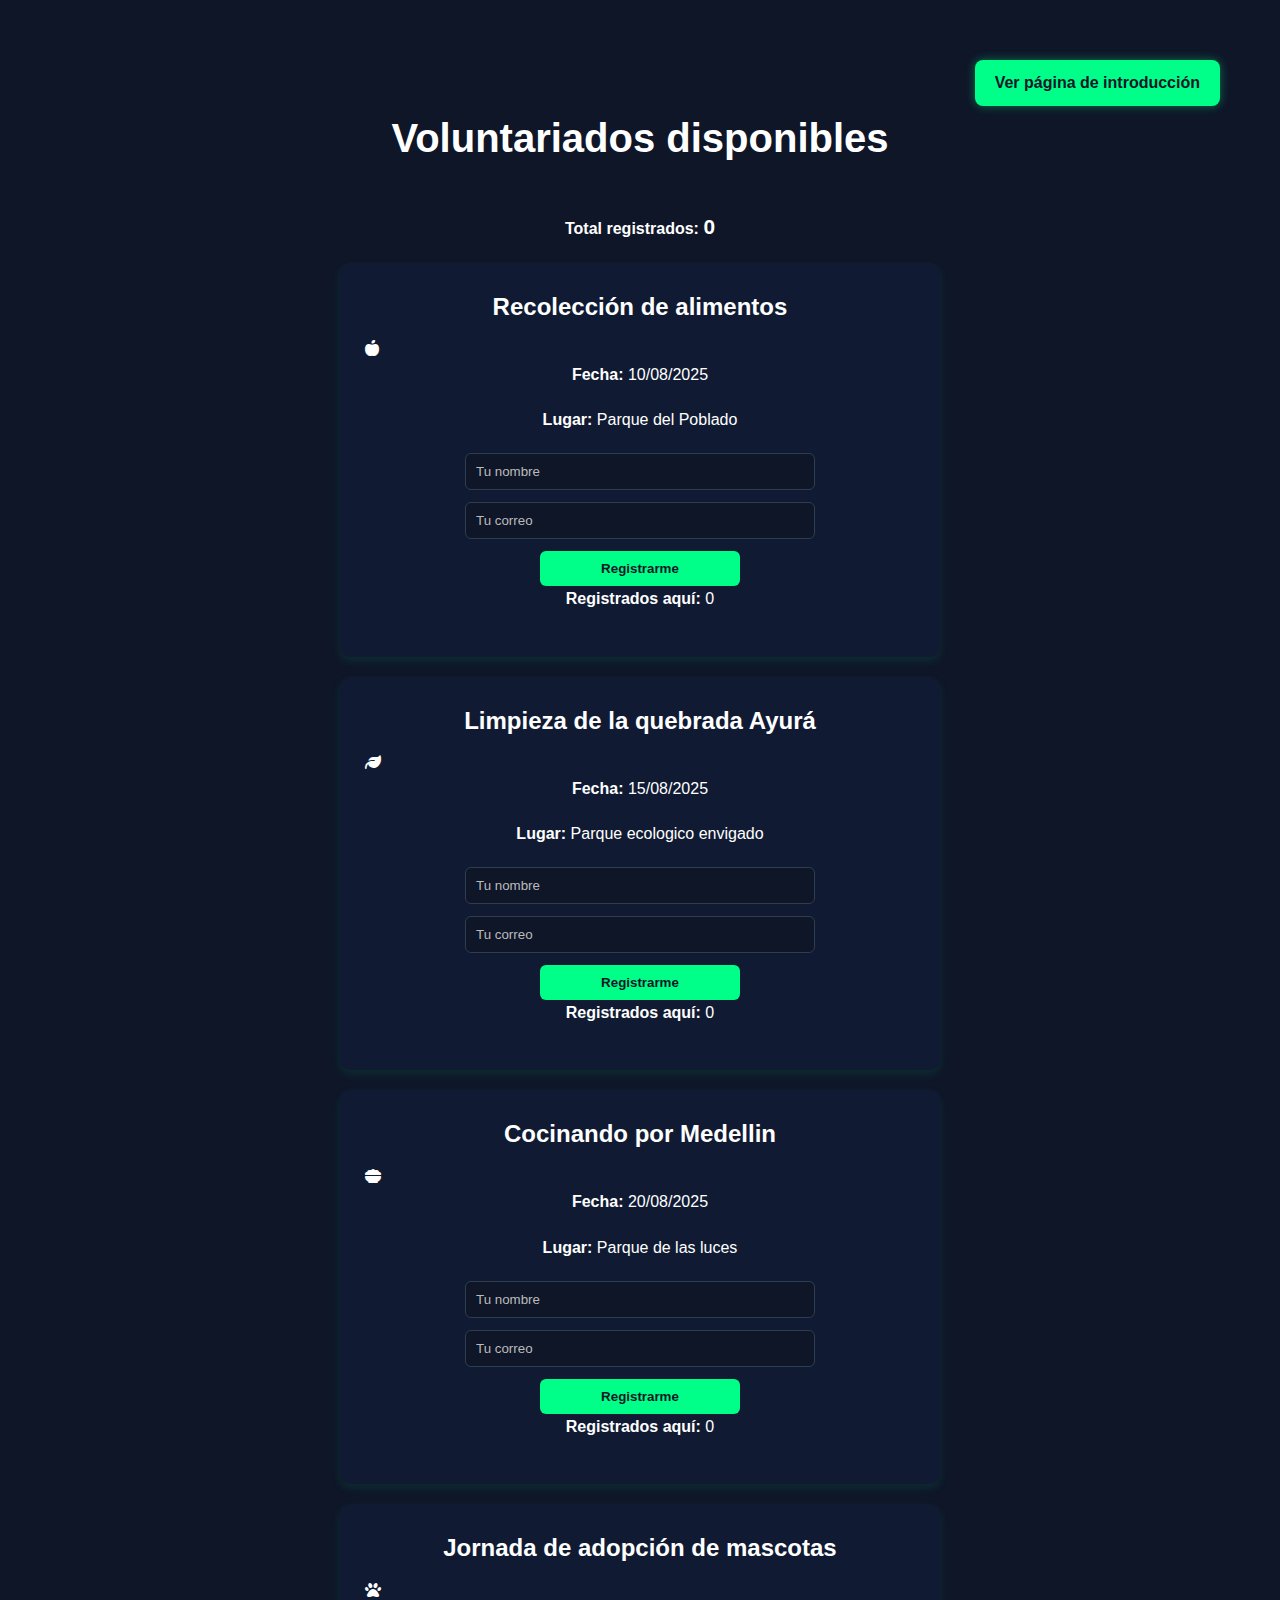
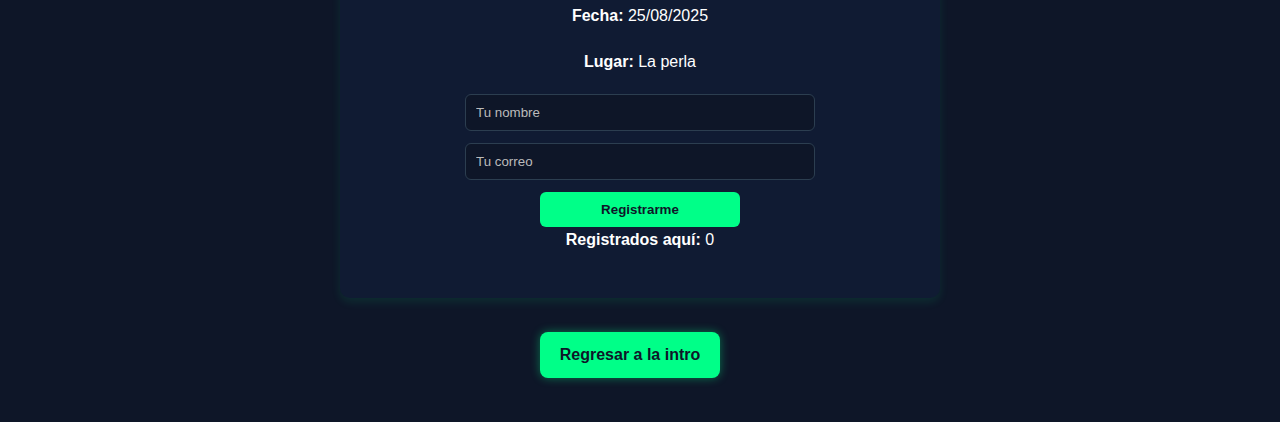
<file: index.html>
<!DOCTYPE html>
<html lang="es">
<head>
  <!-- Metadatos -->
  <meta charset="UTF-8">
  <meta name="viewport" content="width=device-width, initial-scale=1.0">

  <!-- Iconos -->
  <link rel="stylesheet" href="https://cdnjs.cloudflare.com/ajax/libs/font-awesome/6.4.0/css/all.min.css">

  <!-- Título -->
  <title>Voluntariados</title>

    <!-- Css-->
    <link rel="stylesheet" href="style.css">
    <!--iconos-->
    <link rel="stylesheet" href="https://cdnjs.cloudflare.com/ajax/libs/font-awesome/6.5.0/css/all.min.css">

</head>
<body>

  <!-- Encabezado -->
  <div class="encabezado">
    <a class="btn-intro" href="#" onclick="irAIntro(); return false;">Ver página de introducción</a>
    <h1>Voluntariados disponibles</h1>
  </div>

  <!-- Contador total -->
  <p><strong>Total registrados:</strong> <span id="totalCount">0</span></p>

    <!--
      Voluntariado 1:
      Creamos un formulario con onsubmit con event que permite realizar el registro.
      Ademas añadimos un contador en la ultima linea para llevar registro de cantidad de personas
    -->
  <div class="grid-voluntariados">
  


    <div class="voluntariado">
        <h2>Recolección de alimentos</h2>
        <i class="fa-solid fa-apple-whole"></i>
        <p><strong>Fecha:</strong> 10/08/2025</p>
        <p><strong>Lugar:</strong> Parque del Poblado</p>

        <!-- Formulario donde requqrimos nombre y correo para registro -->
        <form onsubmit="registrar(event, 'Recolección de alimentos')">
            <input type="text" name="nombre" placeholder="Tu nombre" required>
            <input type="email" name="email" placeholder="Tu correo" required>
            <button type="submit">Registrarme</button>
        </form>

        <!-- El contador de este voluntariado-->
        <p><strong>Registrados aquí:</strong> <span class="count">0</span></p>
    </div>

    <!-- Voluntariado 2 (replicamos el mismo codigo de arriba por todos los voluntariado)-->
    <div class="voluntariado">
        <h2>Limpieza de la quebrada Ayurá</h2>
        <i class="fa-solid fa-leaf"></i>
        <p><strong>Fecha:</strong> 15/08/2025</p>
        <p><strong>Lugar:</strong> Parque ecologico envigado</p>

        <form onsubmit="registrar(event, 'Limpieza')">
            <input type="text" name="nombre" placeholder="Tu nombre" required>
            <input type="email" name="email" placeholder="Tu correo" required>
            <button type="submit">Registrarme</button>
        </form>

        <p><strong>Registrados aquí:</strong> <span class="count">0</span></p>
    </div>
  

    <!-- Voluntariado 3 -->
    <div class="voluntariado">
        <h2>Cocinando por Medellin</h2>
        <i class="fa-solid fa-bowl-food"></i>
        <p><strong>Fecha:</strong> 20/08/2025</p>
        <p><strong>Lugar:</strong> Parque de las luces</p>

        <form onsubmit="registrar(event, 'Limpieza')">
            <input type="text" name="nombre" placeholder="Tu nombre" required>
            <input type="email" name="email" placeholder="Tu correo" required>
            <button type="submit">Registrarme</button>
        </form>

    <p><strong>Registrados aquí:</strong> <span class="count" id="eventoCount">0</span></p>
  </div>

    <!-- Voluntariado 4 -->
    <div class="voluntariado">
        <h2>Jornada de adopción de mascotas</h2>
        <i class="fa-solid fa-paw"></i>
        <p><strong>Fecha:</strong> 25/08/2025</p>
        <p><strong>Lugar:</strong> La perla</p>

        <form onsubmit="registrar(event, 'Jornada de adopción de mascotas')">
            <input type="text" name="nombre" placeholder="Tu nombre" required>
            <input type="email" name="email" placeholder="Tu correo" required>
            <button type="submit">Registrarme</button>
        </form>

        <p><strong>Registrados aquí:</strong> <span class="count">0</span></p>
    </div>
  </div>
    <p style="text-align:center; margin:24px 0;">
        <a class="btn-intro" href="#" onclick="irAIntro(); return false;">Regresar a la intro</a>
    </p>

    <!-- Buena practica cargar el js al final -->
    <script src="index.js"></script>
</body>
</html>
</file>
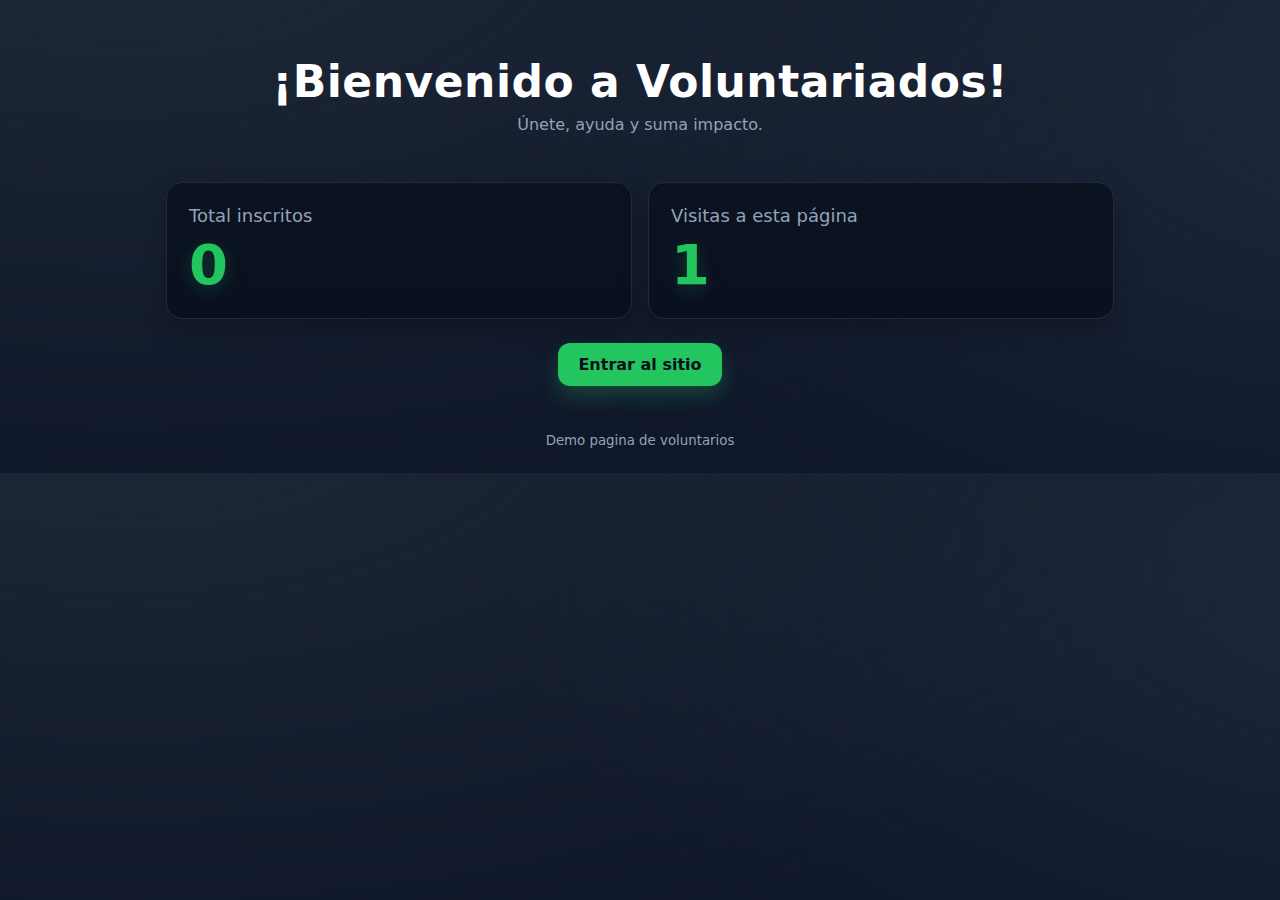
<file: intro.html>
<!DOCTYPE html>
<html lang="es">
<head>
  <meta charset="UTF-8" />
  <meta name="viewport" content="width=device-width, initial-scale=1.0"/>
  <title>Bienvenido | Voluntariados</title>
  <link rel="stylesheet" href="intro.css" />
</head>
<body>
  <!-- Hero / portada -->
  <header class="hero">
    <h1>¡Bienvenido a Voluntariados!</h1>
    <p>Únete, ayuda y suma impacto.</p>
  </header>

  <!-- Tarjetas de métricas -->
  <section class="metrics">
    <div class="card">
      <h2>Total inscritos</h2>
      <!-- Se rellena con el valor de ?reg= -->
      <div id="regCount" class="value">0</div>
    </div>

    <div class="card">
      <h2>Visitas a esta página</h2>
      <!-- Aumenta 1 cada vez que se abre intro.html -->
      <div id="visitCount" class="value">0</div>
    </div>
  </section>

  <!-- Botón para ir al sitio principal -->
  <div class="actions">
    <a id="goSite" class="btn" href="index.html">Entrar al sitio</a>
  </div>

  <footer class="foot">
    <small>Demo pagina de voluntarios</small>
  </footer>

  <script src="intro.js"></script>
</body>
</html>
</file>
<file: style.css>
* {
  margin: 0;
  padding: 0;
  box-sizing: border-box;
}


body {
  font-family: 'Segoe UI', Arial, sans-serif;
  line-height: 1.6;
  background-color: #0e1628;
  color: #ffffff;
  padding: 20px;
}


.encabezado {
  display: flex;
  flex-direction: column;
  align-items: center;
  text-align: center;

  padding: 30px 20px;
  background-color: #0e1628;
  color: white;
}

.encabezado h1 {
  font-size: 2.5em;
  margin-bottom: 10px;
}

.encabezado p {
  margin: 5px 0;
  font-size: 1.1em;
}

#totalCount {
  font-weight: bold;
  font-size: 1.3rem;
}


.btn-intro, .boton-regresar a {
  background-color: #00ff88;
  color: #0e1628;
  font-weight: bold;
  padding: 10px 20px;
  border-radius: 8px;
  text-decoration: none;
  box-shadow: 0 0 10px rgba(0, 255, 135, 0.4);
  transition: background-color 0.3s ease, box-shadow 0.3s ease;
  display: inline-block;
}

.btn-intro {
  align-self: flex-end;
  margin: 10px 20px 0 0;
}

.btn-intro:hover,
.boton-regresar a:hover {
  background-color: #00cc6a;
  box-shadow: 0 0 12px #00ff88;
}


h1, h2, h3 {
  color: #ffffff;
  margin-bottom: 10px;
}


p {
  text-align: center;
  margin-bottom: 20px;
}


.voluntariado {
  background-color: #101b33;
  padding: 25px;
  margin: 20px auto;
  border-radius: 10px;
  width: 90%;
  max-width: 600px;
  box-shadow: 0 4px 10px rgba(0, 255, 135, 0.1);
  transition: transform 0.2s, box-shadow 0.2s;
}

.voluntariado:hover {
  transform: translateY(-4px);
  box-shadow: 0 8px 16px rgba(0, 255, 135, 0.25);
}

.voluntariado h2 {
  margin-top: 0;
  text-align: center;
}


form {
  display: flex;
  flex-direction: column;
  align-items: center;
  gap: 12px;
  margin-top: 15px;
}

input[type="text"],
input[type="email"] {
  width: 100%;
  max-width: 350px;
  padding: 10px;
  border: 1px solid #2c3e50;
  border-radius: 6px;
  background-color: #0e1628;
  color: #fff;
  outline: none;
}

input::placeholder {
  color: #bbb;
}

button[type="submit"] {
  background-color: #00ff88;
  color: #0e1628;
  border: none;
  border-radius: 6px;
  padding: 10px 20px;
  font-weight: bold;
  cursor: pointer;
  width: 100%;
  max-width: 200px;
  transition: background-color 0.3s ease, box-shadow 0.3s ease;
}

button[type="submit"]:hover {
  background-color: #00cc6a;
  box-shadow: 0 0 12px #00ff88;
}


select#selectorEvento {
  width: 100%;
  max-width: 350px;
  padding: 10px;
  border: 1px solid #2c3e50;
  border-radius: 6px;
  background-color: #0e1628;
  color: #fff;
  outline: none;
  appearance: none;
}


input[type="text"]:focus,
input[type="email"]:focus,
select#selectorEvento:focus {
  border-color: #00ff88;
  box-shadow: 0 0 0 3px rgba(0, 255, 135, 0.2);
}


.voluntariado-tipos {
  background-color: #0e1628;
  padding: 30px;
  border-radius: 12px;
  margin: 40px auto;
  max-width: 1200px;
}

.card-container {
  display: grid;
  grid-template-columns: repeat(auto-fit, minmax(220px, 1fr));
  gap: 20px;
}

.card {
  background-color: #1e2b44;
  color: #fff;
  border-radius: 12px;
  padding: 20px;
  text-align: center;
  box-shadow: 0 4px 8px rgba(0, 255, 135, 0.1);
  transition: transform 0.3s, box-shadow 0.3s;
  cursor: pointer;                 
  outline: none;                  
}

.card:focus {
  box-shadow: 0 0 0 3px rgba(0, 255, 135, 0.35);
}

.card:hover {
  transform: translateY(-5px);
  box-shadow: 0 8px 16px rgba(0, 255, 135, 0.3);
}

.card i {
  font-size: 40px;
  margin-bottom: 15px;
  color: #00ff88;
  transition: transform 0.3s ease;
}

.card:hover i {
  transform: rotate(-5deg) scale(1.2);
}

.titulo-voluntariados {
  display: flex;
  justify-content: center;
  align-items: center;
  text-align: center;
  margin-bottom: 20px;
}

.titulo-voluntariados h2 {
  margin: 0 auto;
  text-align: center;
}

/* ====== MODAL ====== */
.modal-overlay {
  position: fixed;
  inset: 0;
  background: rgba(0,0,0,.5);
  backdrop-filter: blur(1px);
  z-index: 1000;
}

.modal {
  position: fixed;
  z-index: 1001;
  top: 50%;
  left: 50%;
  transform: translate(-50%, -50%) scale(.98);
  background: #101b33;
  border: 1px solid #1f304f;
  border-radius: 14px;
  width: min(560px, 92vw);
  padding: 20px 20px 16px;
  box-shadow: 0 20px 60px rgba(0,0,0,.45);
  opacity: 0;
  transition: opacity .18s ease, transform .18s ease;
}

.modal.show {
  opacity: 1;
  transform: translate(-50%, -50%) scale(1);
}

.modal h3 {
  margin: 0 0 8px;
  text-align: left;
}

.modal-body {
  color: #d3d9e6;
  line-height: 1.5;
  margin-bottom: 10px;
  text-align: left;
}

.modal-body ul {
  margin: 10px 0 0 18px;
}

.modal-close {
  position: absolute;
  top: 8px;
  right: 10px;
  background: transparent;
  border: none;
  color: #9fb3cc;
  font-size: 22px;
  cursor: pointer;
}

.modal-actions {
  display: flex;
  justify-content: flex-end;
  gap: 8px;
}

.btn-ghost {
  background: transparent;
  border: 1px solid #2b3c5e;
  color: #d3d9e6;
  padding: 8px 14px;
  border-radius: 8px;
  cursor: pointer;
}
.btn-ghost:hover {
  background: #16233f;
}

/* ====== FOOTER GENERAL ====== */
.foot {
  text-align: center;
  padding: 15px;
  margin-top: 40px;
  background-color: #1e2b44;
  color: #ccc;
  border-radius: 8px;
  font-size: 0.9em;
}

h2 {
  display: block;
  width: 100%;
  text-align: center;
}

/* Utilidad: oculto visual pero accesible para lectores de pantalla */
.sr-only {
  position: absolute !important;
  height: 1px; width: 1px;
  overflow: hidden; clip: rect(1px, 1px, 1px, 1px);
  white-space: nowrap;
}
</file>
<file: intro.css>
:root{
  --bg:#0f172a;        
  --panel:#111827;     
  --muted:#94a3b8;     
  --brand:#22c55e;     
  --white:#ffffff;     
}
*{ box-sizing:border-box; }
body{
  margin:0;
  font-family: system-ui, -apple-system, Segoe UI, Roboto, Arial, sans-serif;
  background: radial-gradient(1200px 600px at 10% -20%, #1f2937, transparent),
              radial-gradient(900px 500px at 110% 20%, #1e293b, transparent),
              var(--bg);
  color: var(--white);
}
.hero{ padding:56px 20px 24px; text-align:center; }
.hero h1{ margin:0 0 8px; font-size:clamp(28px,5vw,44px); letter-spacing:.5px; }
.hero p{ margin:0; color:var(--muted); }
.metrics{
  max-width:980px; margin:24px auto; display:grid; gap:16px;
  grid-template-columns:repeat(auto-fit, minmax(260px,1fr)); padding:0 16px;
}
.card{
  background: linear-gradient(180deg, #0b1220, #0a1020);
  border:1px solid #1f2a44; border-radius:16px; padding:22px;
  box-shadow:0 10px 25px rgba(0,0,0,.25);
}
.card h2{ margin:0 0 8px; font-size:18px; color:var(--muted); font-weight:500; }
.value{
  font-size:clamp(34px,6vw,56px); font-weight:800; line-height:1.1; color:var(--brand);
  text-shadow:0 4px 18px rgba(34,197,94,.25);
}
.actions{ text-align:center; margin:20px 0 36px; }
.btn{
  display:inline-block; background:var(--brand); color:#0a0f1f; padding:12px 20px;
  border-radius:12px; text-decoration:none; font-weight:700;
  transition: transform .08s ease, box-shadow .2s ease;
  box-shadow:0 10px 20px rgba(34,197,94,.25);
}
.btn:hover{ transform: translateY(-1px); }
.btn:active{ transform: translateY(0); }
.foot{ text-align:center; color:var(--muted); padding:8px 16px 24px; }
.carrusel{
  display: grid;
  grid-auto-flow: column;
  grid-auto-columns: minmax(220px, 28%);
  gap: 14px;
  overflow-x: auto;
  padding-bottom: 6px;
  scroll-snap-type: x mandatory;
  -webkit-overflow-scrolling: touch;
}

.carrusel img{
  width: 100%;
  height: 160px;
  object-fit: cover;
  border-radius: 14px;
  scroll-snap-align: start;
  border: 1px solid rgba(255,255,255,.07);
  box-shadow: 0 6px 18px rgba(0,0,0,.25);
}



.footer {
  margin-top: 50px;
  padding-bottom: 40px;
  background: #00ff88;
  color: #0a0f1f;
  font-weight: 700;
  font-size: 0.75rem;
  position: fixed;
  bottom: 0;
  left: 0;
  right: 0;
  height: 70px; 
}
</file>
